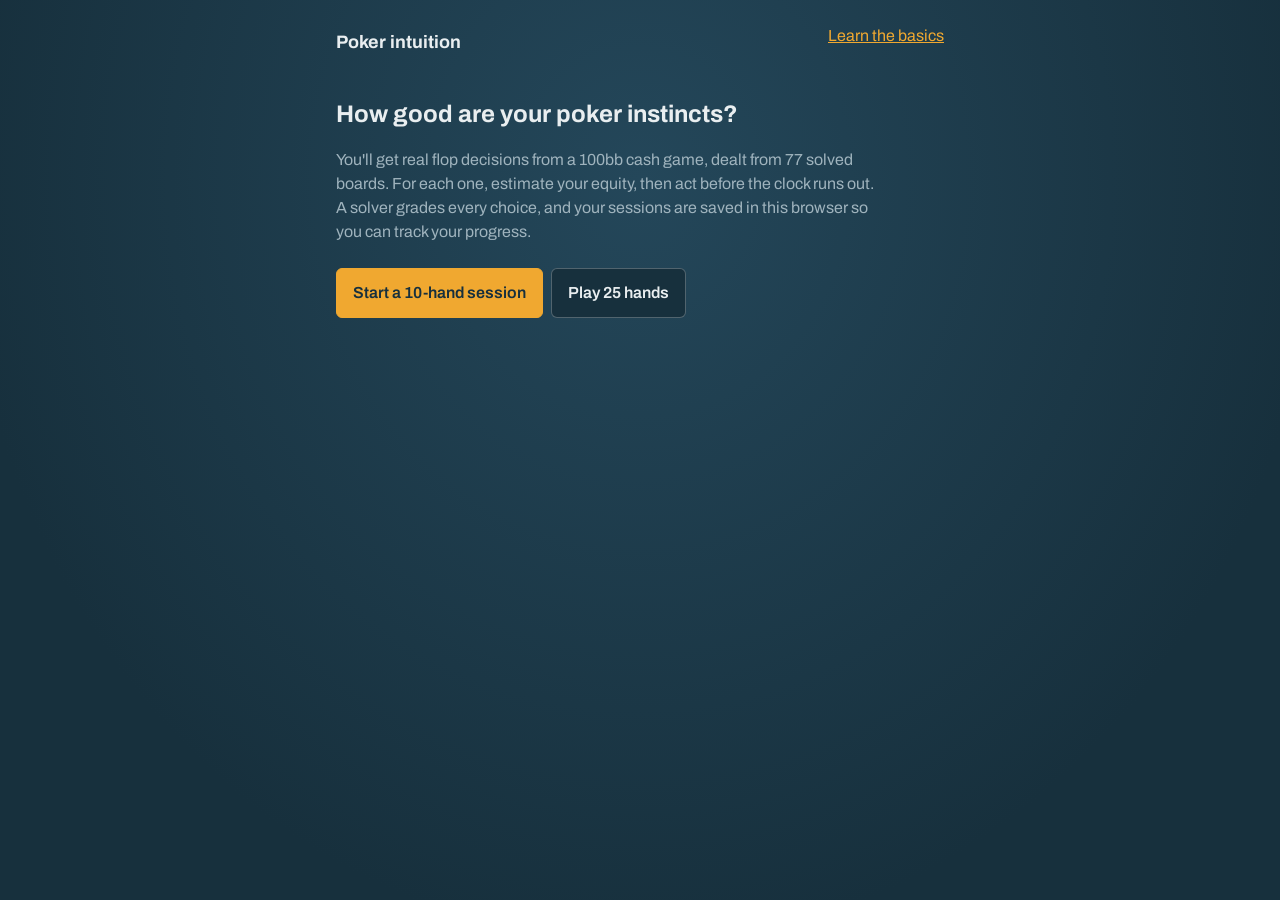
<file: index.html>
<!doctype html>
<html lang="en">
<head>
<meta charset="utf-8">
<meta name="viewport" content="width=device-width, initial-scale=1">
<title>Poker Intuition</title>
<link rel="preconnect" href="https://fonts.googleapis.com">
<link rel="preconnect" href="https://fonts.gstatic.com" crossorigin>
<link href="https://fonts.googleapis.com/css2?family=Archivo:wdth,wght@62..125,400..800&display=swap" rel="stylesheet">
<link rel="stylesheet" href="style.css">
</head>
<body>
<main>
  <header><h1>Poker intuition</h1><nav><span id="progress"></span><a href="learn.html">Learn the basics</a></nav></header>
  <div id="app"><p class="situation">Loading hands…</p></div>
</main>
<script>
const SLOW = 15; // seconds before the timer turns late
const SUITS = { s: "♠", h: "♥", d: "♦", c: "♣" };
const SUIT_NAMES = { s: "spades", h: "hearts", d: "diamonds", c: "clubs" };
const RANK_NAMES = { A: "Ace", K: "King", Q: "Queen", J: "Jack", T: "Ten" };
const app = document.getElementById("app");
const flopCache = new Map();
let index, results = [], plan = [], cur;

const card = c => `<div class="card ${c[1]}" role="img" aria-label="${RANK_NAMES[c[0]] || c[0]} of ${SUIT_NAMES[c[1]]}">` +
  `<span>${c[0] === "T" ? "10" : c[0]}<small>${SUITS[c[1]]}</small></span></div>`;
const pick = arr => arr[Math.floor(Math.random() * arr.length)];
const shuffle = arr => arr.map(x => [Math.random(), x]).sort((a, b) => a[0] - b[0]).map(x => x[1]);
const pct = x => `${Math.round(x * 100)}%`;

function weighted(combos) {
  const entries = Object.entries(combos);
  let r = Math.random() * entries.reduce((s, [, v]) => s + v.w, 0);
  for (const e of entries) if ((r -= e[1].w) <= 0) return e;
  return entries.at(-1);
}

// Flop files store each combo as [weight, equity, hand-name index, frequencies...]; expand once on load.
async function loadFlop(entry) {
  if (!flopCache.has(entry.file)) {
    const flop = await (await fetch(`data/${entry.file}`)).json();
    for (const spot of flop.spots)
      for (const [c, [w, eq, cat, ...f]] of Object.entries(spot.combos)) spot.combos[c] = { w, eq, cat: flop.cats[cat], f };
    flopCache.set(entry.file, flop);
  }
  return flopCache.get(entry.file);
}

// Spread a session evenly: no flop repeats until every flop is used, and each hand prefers a situation not seen yet.
async function makePlan(n) {
  let order = [];
  while (order.length < n) order = order.concat(shuffle(index.flops));
  const flops = await Promise.all(order.slice(0, n).map(loadFlop));
  const seen = new Set();
  return flops.map(flop => {
    let fresh = flop.spots.filter(s => !seen.has(s.situation));
    if (!fresh.length) { seen.clear(); fresh = flop.spots; }
    const spot = pick(fresh);
    seen.add(spot.situation);
    return { flop, spot };
  });
}

// Relabelling suits consistently doesn't change the strategy, so every hand can look fresh.
function suitMap() {
  const to = shuffle([..."shdc"]), m = {};
  [..."shdc"].forEach((s, i) => (m[s] = to[i]));
  return c => c[0] + m[c[1]];
}

function deal() {
  const { flop, spot } = plan[results.length];
  const [combo, info] = weighted(spot.combos);
  const relabel = suitMap();
  const board = flop.board.map(relabel), hole = [combo.slice(0, 2), combo.slice(2)].map(relabel);
  cur = { flop, spot, info, board, hole, t0: null, guess: null };
  document.getElementById("progress").textContent = `Hand ${results.length + 1} of ${plan.length}`;
  const you = spot.hero === "BB" ? "the big blind" : "the button";
  const story = spot.history.length ? spot.history.join(", then ").replace(/^./, c => c.toUpperCase()) + "." : "You act first.";
  app.innerHTML = `
    <div class="board deal">${board.map(card).join("")}</div>
    <p class="situation">Pot <strong>${spot.pot_bb}bb</strong>. You're on ${you}. ${story}</p>
    <div class="hand deal">${hole.map(card).join("")}</div>
    <div class="timer" id="timer"><i></i></div>
    <div class="panel">
      <label for="eqn">Your equity against their range</label>
      <div class="eq-row">
        <input id="eq" type="range" min="0" max="100" value="50" aria-label="Equity slider">
        <input id="eqn" type="number" min="0" max="100" inputmode="numeric" placeholder="–" aria-describedby="hint"><span class="unit">%</span>
      </div>
      <div class="actions">${spot.actions.map((a, i) => `<button data-i="${i}" disabled><kbd>${i + 1}</kbd>${a}</button>`).join("")}</div>
      <p class="hint" id="hint">Type your equity and press Enter, or drag the slider. Then choose an action with 1–${spot.actions.length}. The clock is running.</p>
    </div>`;
  const slider = document.getElementById("eq"), num = document.getElementById("eqn");
  const setGuess = v => {
    cur.guess = Math.min(100, Math.max(0, v)) / 100;
    app.querySelectorAll(".actions button").forEach(b => (b.disabled = false));
    document.getElementById("hint").textContent = `Choose an action: click it or press 1–${spot.actions.length}.`;
  };
  slider.addEventListener("input", () => { num.value = slider.value; setGuess(+slider.value); });
  num.addEventListener("input", () => { if (num.value !== "") { slider.value = num.value; setGuess(+num.value); } });
  num.addEventListener("keydown", e => {
    if (e.key === "Enter" && num.value !== "") { e.preventDefault(); num.blur(); app.querySelector(".actions button").focus(); }
  });
  app.querySelectorAll(".actions button").forEach(b => b.addEventListener("click", () => act(+b.dataset.i)));
  if (matchMedia("(pointer: fine)").matches) num.focus(); // skip on touch: it would pop up the keyboard
  cur.t0 = performance.now();
  tick();
}

// 1–n picks an action once the equity is in (not while typing it).
document.addEventListener("keydown", e => {
  if (!cur || cur.done || cur.guess === null || e.target.id === "eqn") return;
  const i = +e.key - 1;
  if (Number.isInteger(i) && i >= 0 && i < cur.spot.actions.length) act(i);
});

function tick() {
  const el = document.getElementById("timer");
  if (!el || cur.done) return;
  const s = (performance.now() - cur.t0) / 1000;
  el.firstElementChild.style.transform = `scaleX(${Math.max(0, 1 - s / SLOW)})`;
  el.classList.toggle("late", s > SLOW);
  requestAnimationFrame(tick);
}

// Rule-based explanation: hand, its place in your range, the price, and the solver's reason.
function insight(i) {
  const { spot, info } = cur, f = info.f, acts = spot.actions;
  const main = f.indexOf(Math.max(...f));
  const range = Object.values(spot.combos), total = range.reduce((s, c) => s + c.w, 0);
  const below = range.reduce((s, c) => s + (c.eq < info.eq ? c.w : 0), 0) / total;
  const place = below >= 0.5 ? `the top ${Math.max(1, Math.round((1 - below) * 100))}%` : `the bottom ${Math.max(1, Math.round(below * 100))}%`;
  const out = [`${info.cat}, with ${pct(info.eq)} equity. That's ${place} of your range here.`];

  const call = spot.to_call_bb, need = call ? call / (spot.pot_bb + call) : null;
  if (need) out.push(`Calling ${call}bb into ${spot.pot_bb}bb needs ${pct(need)} equity.`);

  const a = acts[main], aggressive = /^(Bet|Raise|All-in)/.test(a);
  const verb = a.startsWith("Raise") || (a === "All-in" && need) ? "raising" : "betting";
  const drawing = /draw|gutshot/i.test(info.cat);
  let why;
  if (aggressive && below >= 0.8) why = `The solver is ${verb} for value: plenty of worse hands will call.`;
  else if (aggressive && below >= 0.5 && !drawing) why = `The solver is ${verb} for protection: the hand is ahead now but vulnerable, so it charges overcards and draws instead of giving them a free card.`;
  else if (aggressive && drawing) why = `The solver is ${verb} as a semi-bluff: it can win the pot now, and the draw is a backup when called.`;
  else if (aggressive) why = `The solver is ${verb} as a bluff: this hand rarely wins at showdown, so it wins by making better hands fold.`;
  else if (a === "Check" && spot.id === "root") why = "Out of position against the preflop raiser's stronger range, the big blind checks almost everything.";
  else if (a === "Check" && below >= 0.85) why = "The solver checks this strong hand to keep its checking range protected. The opponent will often bet for you.";
  else if (a === "Check") why = "The solver checks to reach showdown cheaply: a bet would fold out worse hands and get called by better ones.";
  else if (a === "Call") why = "The solver calls: the equity covers the price, but the hand isn't strong enough to raise for value.";
  else if (info.eq < need) why = "The solver folds: there isn't enough equity for the price.";
  else why = "The solver folds despite enough raw equity: this hand won't realize it, because it is often pushed off by later bets.";
  if (Math.max(...f) < 0.7) {
    const second = f.indexOf(Math.max(...f.filter((_, j) => j !== main)));
    why += ` It's a mixed spot, though: ${acts[main]} ${pct(f[main])} of the time, ${acts[second]} ${pct(f[second])}.`;
  }
  out.push(why);

  if (f[i] < 0.05) out.push(`${acts[i]} is a play the solver almost never makes here.`);
  else if (i !== main && f[i] >= 0.25) out.push(`${acts[i]} is part of the solver's mix, so your choice is fine.`);
  const err = cur.guess - info.eq;
  if (Math.abs(err) >= 0.15) out.push(`You ${err > 0 ? "over" : "under"}estimated your equity by ${Math.round(Math.abs(err) * 100)} points.`);
  return out.join(" ");
}

function act(i) {
  cur.done = true;
  const f = cur.info.f, best = Math.max(...f);
  const r = {
    time: (performance.now() - cur.t0) / 1000,
    match: f[i] / best, // full credit for any action the solver plays as often as its main line
    eqErr: Math.abs(cur.guess - cur.info.eq),
    // kept for the hand-by-hand review and the breakdown
    board: cur.board, combo: cur.hole.join(""), you: cur.spot.actions[i],
    solver: cur.spot.actions[f.indexOf(best)], solverPct: best, eq: cur.info.eq, guess: cur.guess,
    situation: cur.spot.situation, texture: cur.flop.texture,
  };
  results.push(r);
  const last = results.length === plan.length;
  app.querySelector(".panel").innerHTML = `
    <label>The solver plays this hand</label>
    <ul class="mix">${cur.spot.actions.map((a, j) => `
      <li class="${j === i ? "yours" : ""}"><span>${a}${j === i ? " (you)" : ""}</span>
        <span class="bar"><i style="width:${f[j] * 100}%"></i></span><span>${pct(f[j])}</span></li>`).join("")}
    </ul>
    <p class="insight">${insight(i)}</p>
    <dl class="facts">
      <div><dt>Solver match</dt><dd>${pct(r.match)}</dd></div>
      <div><dt>Equity</dt><dd>${pct(cur.info.eq)}</dd><dt>you said ${pct(cur.guess)}</dt></div>
      <div><dt>Time</dt><dd>${r.time.toFixed(1)}s</dd></div>
    </dl>
    <button class="primary" id="next">${last ? "See my results" : "Next hand"}</button>`;
  const next = document.getElementById("next");
  next.addEventListener("click", last ? summary : deal);
  next.focus(); // Enter goes on to the next hand
}

// Sessions live in this browser only (localStorage); the page works without them.
const STORE = "poker-intuition.sessions";
function loadSessions() {
  try { return JSON.parse(localStorage.getItem(STORE)) || []; } catch { return []; }
}
function saveSessions(list) {
  try { localStorage.setItem(STORE, JSON.stringify(list.slice(-50))); } catch { /* private mode: not saved */ }
}

const inline = c => `<span class="t-${c[1]}">${c[0] === "T" ? "10" : c[0]}${SUITS[c[1]]}</span>`;
const when = t => new Date(t).toLocaleString(undefined, { dateStyle: "medium", timeStyle: "short" });

function scores(s) {
  return `<dl class="facts">
    <div><dt>Solver match</dt><dd>${pct(s.match)}</dd></div>
    <div><dt>Equity error</dt><dd>${Math.round(s.eqErr * 100)} pts</dd></div>
    <div><dt>Median time</dt><dd>${s.median.toFixed(1)}s</dd></div>
  </dl>`;
}

function review(hands) {
  return `<div class="review"><table>
    <thead><tr><th scope="col">Hand</th><th scope="col">You</th><th scope="col">Solver's main play</th>
      <th scope="col">Match</th><th scope="col">Equity</th><th scope="col">Time</th></tr></thead>
    <tbody>${hands.map(h => `<tr>
      <td>${h.board.map(inline).join(" ")}<br>${[h.combo.slice(0, 2), h.combo.slice(2)].map(inline).join(" ")}</td>
      <td>${h.you}</td><td>${h.solver} (${pct(h.solverPct)})</td><td>${pct(h.match)}</td>
      <td>${pct(h.eq)}<br><span class="muted">said ${pct(h.guess)}</span></td><td>${h.time.toFixed(1)}s</td></tr>`).join("")}
    </tbody></table></div>`;
}

// Average match and equity error per situation and per board texture, weakest first.
function breakdown(hands) {
  hands = hands.filter(h => h.situation);
  if (!hands.length) return "";
  const table = (key, title) => {
    const groups = {};
    for (const h of hands) (groups[h[key]] ||= []).push(h);
    const rows = Object.entries(groups).map(([name, hs]) => ({
      name, n: hs.length,
      match: hs.reduce((s, h) => s + h.match, 0) / hs.length,
      err: hs.reduce((s, h) => s + h.eqErr, 0) / hs.length,
    })).sort((a, b) => a.match - b.match);
    return `<table><thead><tr><th scope="col">${title}</th><th scope="col">Hands</th><th scope="col">Solver match</th><th scope="col">Equity error</th></tr></thead>
      <tbody>${rows.map(r => `<tr><td>${r.name}</td><td>${r.n}</td><td>${pct(r.match)}</td><td>${Math.round(r.err * 100)} pts</td></tr>`).join("")}</tbody></table>`;
  };
  return `<div class="review breakdown">${table("situation", "Situation")}${table("texture", "Board")}</div>`;
}

// One sentence per score: how this session moved against the previous one.
function compare(now, prev) {
  const pts = x => `${Math.abs(Math.round(x * 100))} points`;
  const dm = now.match - prev.match, de = now.eqErr - prev.eqErr, dt = now.median - prev.median;
  return [
    Math.round(dm * 100) ? `Solver match ${dm > 0 ? "up" : "down"} ${pts(dm)}` : "Solver match unchanged",
    Math.round(de * 100) ? `equity error ${de < 0 ? "down" : "up"} ${pts(de)}` : "equity error unchanged",
    Math.abs(dt) >= 0.1 ? `${Math.abs(dt).toFixed(1)}s ${dt < 0 ? "faster" : "slower"}` : "same speed",
  ].join(", ") + " compared with your last session.";
}

function summary() {
  const avg = k => results.reduce((s, r) => s + r[k], 0) / results.length;
  const times = results.map(r => r.time).sort((a, b) => a - b);
  const session = {
    at: Date.now(), match: avg("match"), eqErr: avg("eqErr"),
    median: (times[(times.length - 1) >> 1] + times[times.length >> 1]) / 2, hands: results,
  };
  const past = loadSessions();
  saveSessions([...past, session]);
  document.getElementById("progress").textContent = "Done";
  app.innerHTML = `
    <section class="result">
      <h2>Your intuition over ${results.length} hands</h2>
      ${scores(session)}
      ${past.length ? `<p class="insight">${compare(session, past.at(-1))}</p>` : ""}
      <p>Solver match is 100% when you always pick a play the solver uses at least as often as its main line.
        Mixed spots give partial credit. Equity error is how far your estimates were from the true equity, on average.
        To understand the ideas behind these scores, read <a href="learn.html#equity">equity</a> and <a href="learn.html#solver">what a solver does</a>.</p>
      <h3>Where you're strong and weak</h3>
      ${results.length < 25 ? `<p class="muted">${results.length} hands is a small sample, so expect these numbers to swing between sessions.
        The breakdown across all your sessions, on the start screen, is more reliable.</p>` : ""}
      ${breakdown(results)}
      <h3>Hand by hand</h3>
      ${review(results)}
      <div class="row"><button class="primary" id="again">Play another ${results.length}</button><button id="home">See all sessions</button></div>
    </section>`;
  const n = results.length;
  document.getElementById("again").addEventListener("click", () => start(n));
  document.getElementById("home").addEventListener("click", home);
}

async function start(n) {
  app.innerHTML = `<p class="situation">Dealing…</p>`;
  results = [];
  try { plan = await makePlan(n); } catch { return failed(); }
  deal();
}

function home() {
  const list = loadSessions().reverse();
  cur = null;
  document.getElementById("progress").textContent = "";
  const avg = k => list.reduce((s, x) => s + x[k], 0) / list.length;
  app.innerHTML = `
    <section class="result">
      <h2>How good are your poker instincts?</h2>
      <p>You'll get real flop decisions from a 100bb cash game, dealt from ${index.flops.length} solved boards.
        For each one, estimate your equity, then act before the clock runs out. A solver grades every choice,
        and your sessions are saved in this browser so you can track your progress.</p>
      <div class="row"><button class="primary" id="go">Start a 10-hand session</button><button id="go25">Play 25 hands</button></div>
      ${list.length ? `
        <h3>Your sessions</h3>
        <p class="muted">Average over ${list.length} session${list.length > 1 ? "s" : ""}</p>
        ${scores({ match: avg("match"), eqErr: avg("eqErr"), median: avg("median") })}
        <h3>Where you're strong and weak, across all sessions</h3>
        ${breakdown(list.flatMap(s => s.hands))}
        <ul class="sessions">${list.map(s => `
          <li><details><summary><span>${when(s.at)}</span><span>${pct(s.match)} match</span>
            <span>${Math.round(s.eqErr * 100)} pts off</span><span>${s.median.toFixed(1)}s</span></summary>
            ${review(s.hands)}</details></li>`).join("")}
        </ul>
        <button id="clear">Clear my history</button>` : ""}
    </section>`;
  document.getElementById("go").addEventListener("click", () => start(10));
  document.getElementById("go25").addEventListener("click", () => start(25));
  document.getElementById("clear")?.addEventListener("click", () => {
    if (confirm("Delete all saved sessions from this browser?")) { saveSessions([]); home(); }
  });
}

function failed() {
  app.innerHTML = `<p class="situation">Couldn't load the hand data. Serve this folder over HTTP, for example with <code>python -m http.server</code>, and reload.</p>`;
}

fetch("data/index.json").then(r => r.json()).then(d => { index = d; home(); }).catch(failed);
</script>
</body>
</html>
</file>
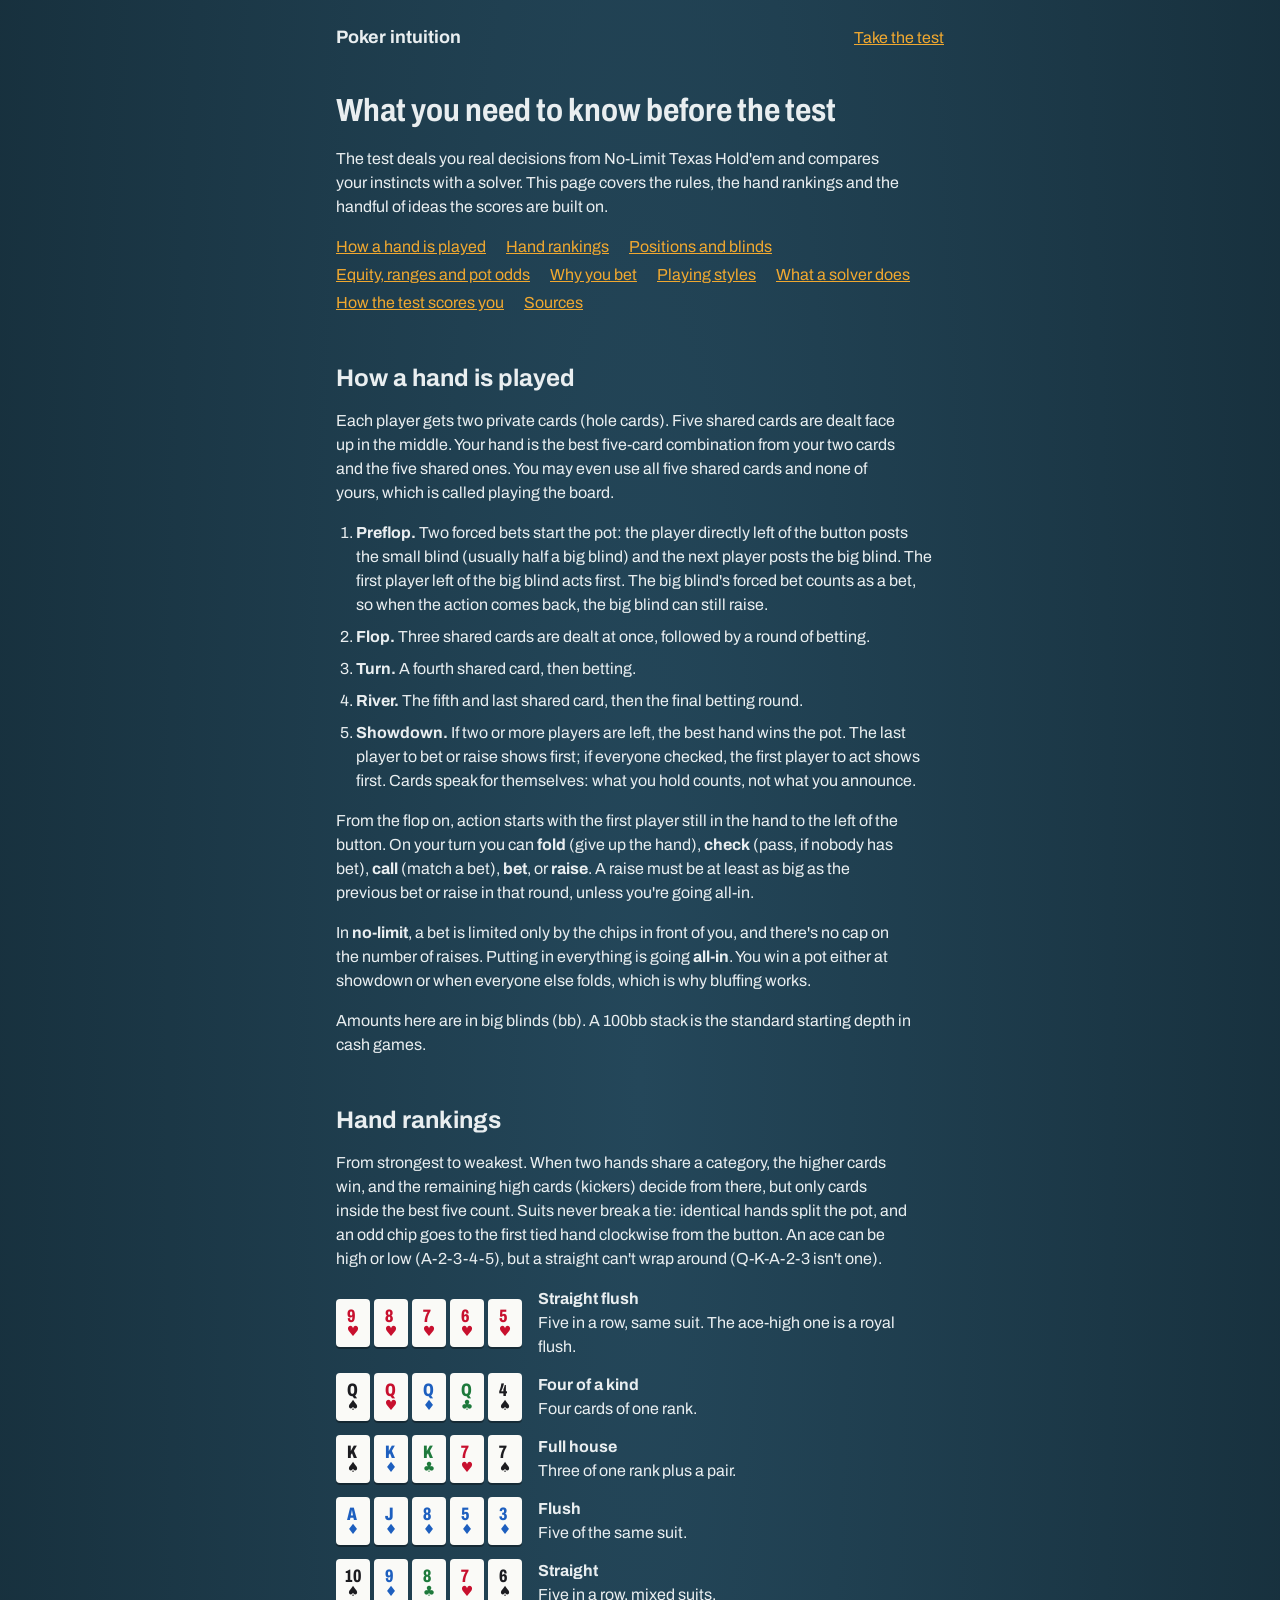
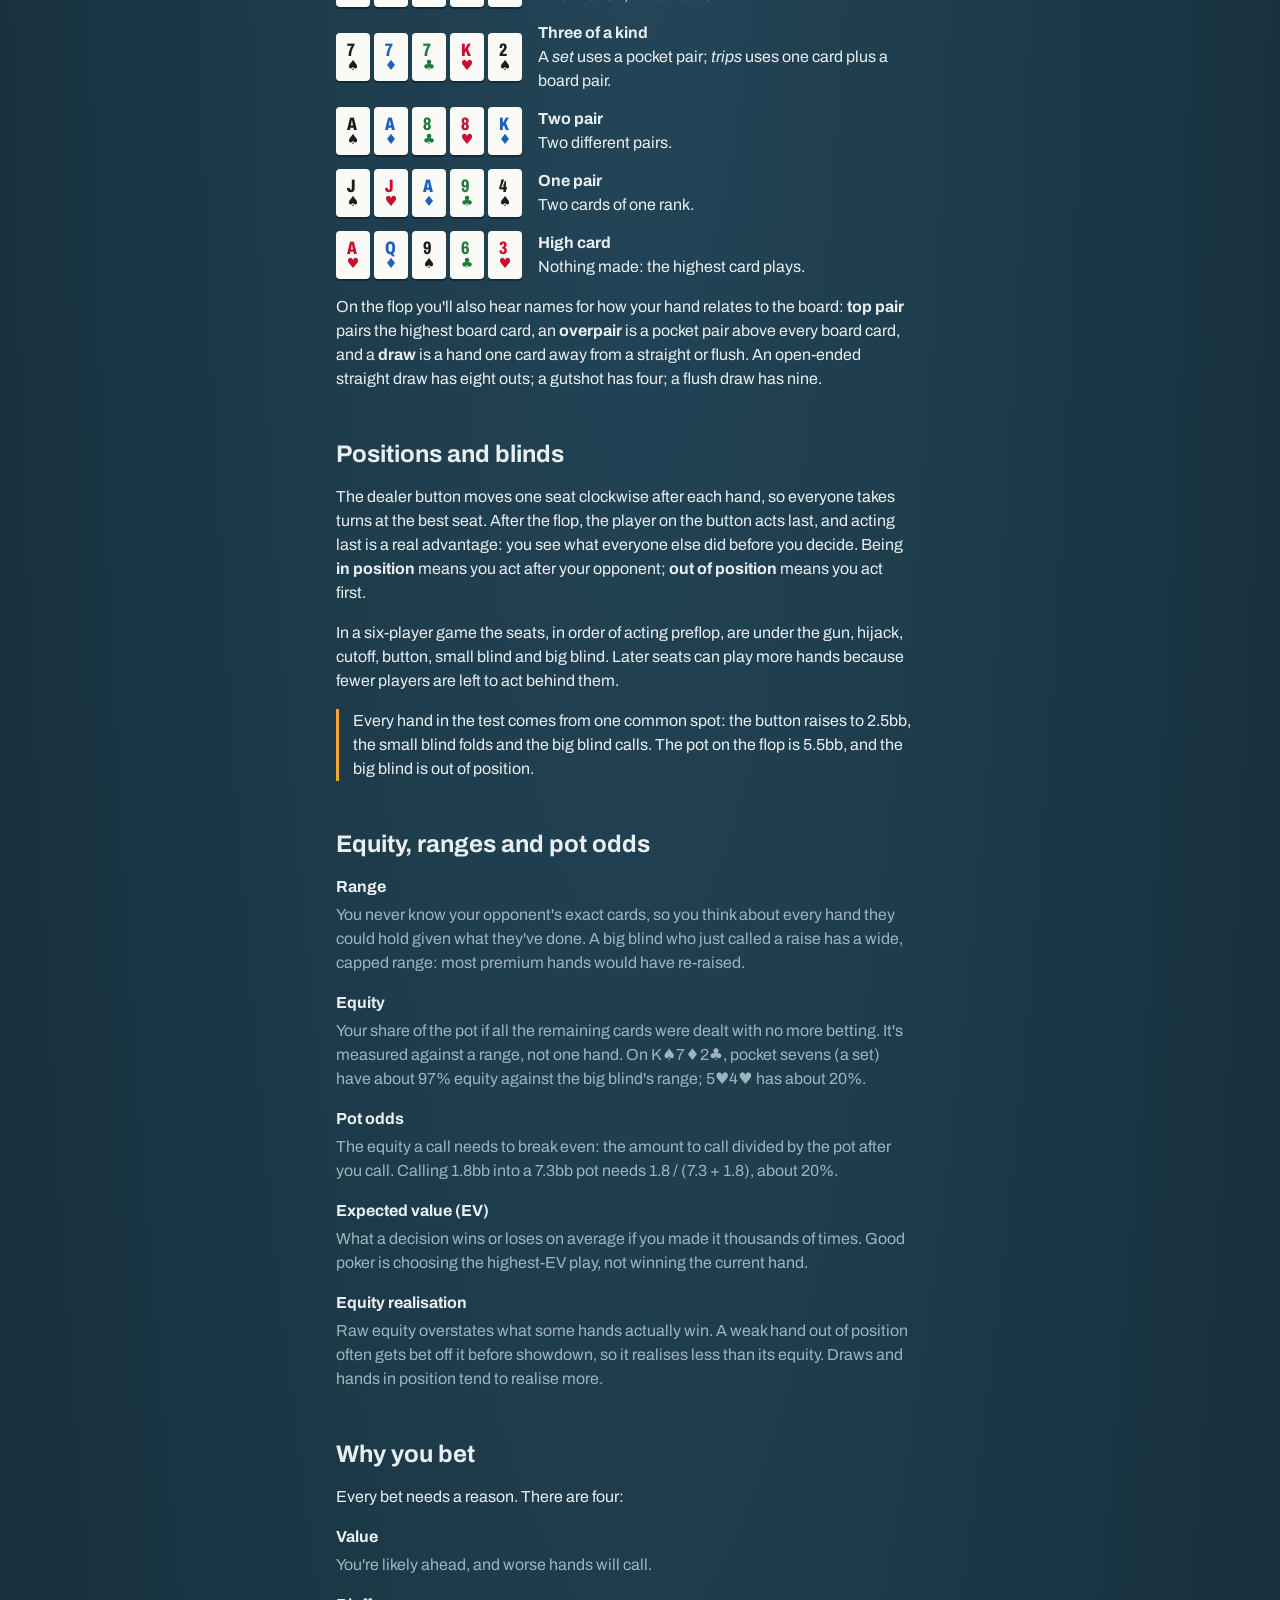
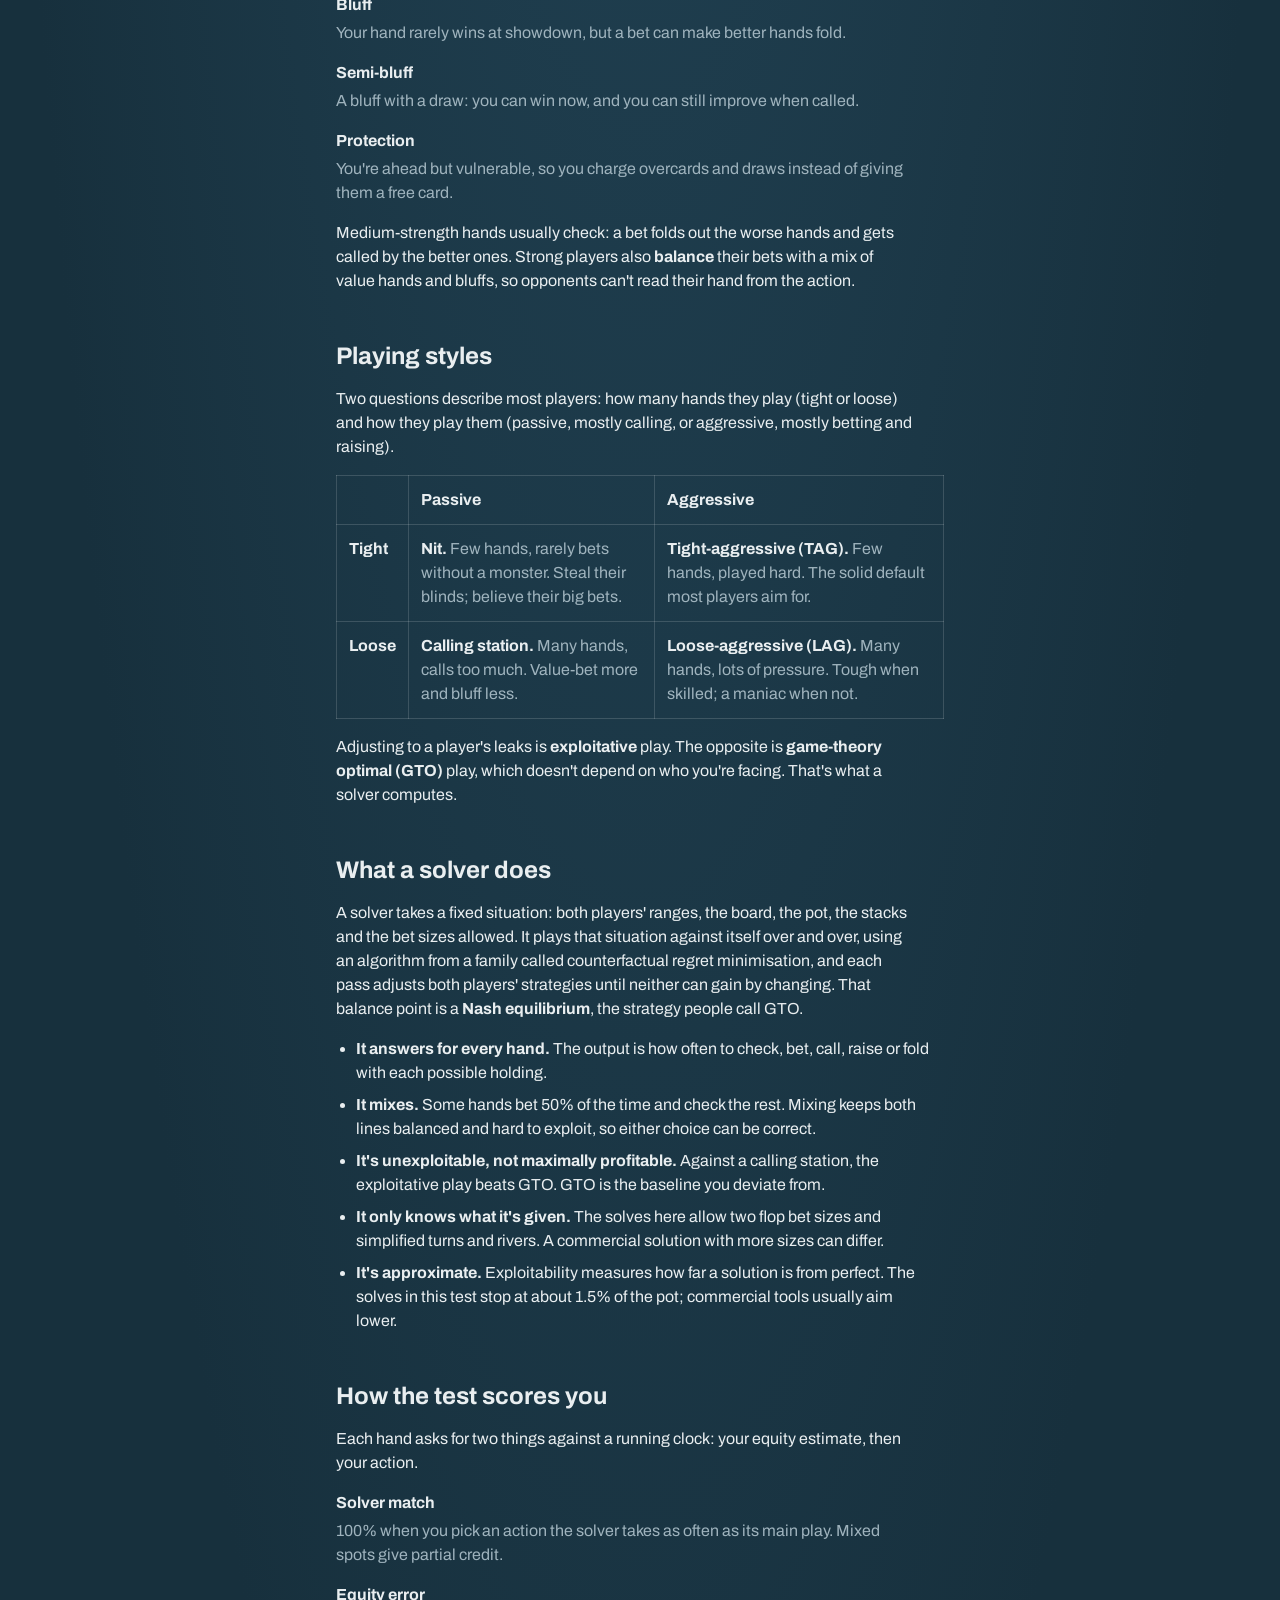
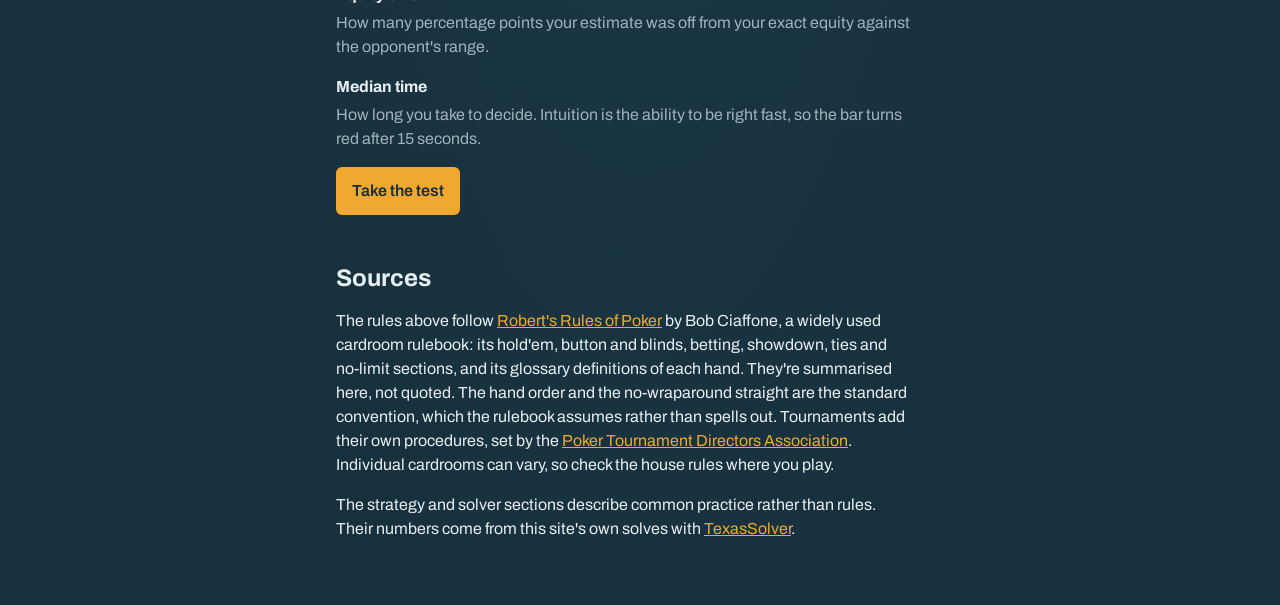
<file: learn.html>
<!doctype html>
<html lang="en">
<head>
<meta charset="utf-8">
<meta name="viewport" content="width=device-width, initial-scale=1">
<title>Poker Basics</title>
<link rel="preconnect" href="https://fonts.googleapis.com">
<link rel="preconnect" href="https://fonts.gstatic.com" crossorigin>
<link href="https://fonts.googleapis.com/css2?family=Archivo:wdth,wght@62..125,400..800&display=swap" rel="stylesheet">
<link rel="stylesheet" href="style.css">
</head>
<body>
<main class="prose">
  <header><h1><a href="index.html">Poker intuition</a></h1><nav><a href="index.html">Take the test</a></nav></header>

  <h2 class="lead">What you need to know before the test</h2>
  <p>The test deals you real decisions from No-Limit Texas Hold'em and compares your instincts with a solver.
    This page covers the rules, the hand rankings and the handful of ideas the scores are built on.</p>
  <ul class="toc">
    <li><a href="#rules">How a hand is played</a></li>
    <li><a href="#rankings">Hand rankings</a></li>
    <li><a href="#positions">Positions and blinds</a></li>
    <li><a href="#equity">Equity, ranges and pot odds</a></li>
    <li><a href="#strategy">Why you bet</a></li>
    <li><a href="#styles">Playing styles</a></li>
    <li><a href="#solver">What a solver does</a></li>
    <li><a href="#test">How the test scores you</a></li>
    <li><a href="#sources">Sources</a></li>
  </ul>

  <section id="rules">
    <h2>How a hand is played</h2>
    <p>Each player gets two private cards (hole cards). Five shared cards are dealt face up in the middle. Your hand is the best
      five-card combination from your two cards and the five shared ones. You may even use all five shared cards and none of yours,
      which is called playing the board.</p>
    <ol>
      <li><strong>Preflop.</strong> Two forced bets start the pot: the player directly left of the button posts the small blind
        (usually half a big blind) and the next player posts the big blind. The first player left of the big blind acts first.
        The big blind's forced bet counts as a bet, so when the action comes back, the big blind can still raise.</li>
      <li><strong>Flop.</strong> Three shared cards are dealt at once, followed by a round of betting.</li>
      <li><strong>Turn.</strong> A fourth shared card, then betting.</li>
      <li><strong>River.</strong> The fifth and last shared card, then the final betting round.</li>
      <li><strong>Showdown.</strong> If two or more players are left, the best hand wins the pot. The last player to bet or raise
        shows first; if everyone checked, the first player to act shows first. Cards speak for themselves:
        what you hold counts, not what you announce.</li>
    </ol>
    <p>From the flop on, action starts with the first player still in the hand to the left of the button.
      On your turn you can <strong>fold</strong> (give up the hand), <strong>check</strong> (pass, if nobody has bet),
      <strong>call</strong> (match a bet), <strong>bet</strong>, or <strong>raise</strong>.
      A raise must be at least as big as the previous bet or raise in that round, unless you're going all-in.</p>
    <p>In <strong>no-limit</strong>, a bet is limited only by the chips in front of you, and there's no cap on the number of raises.
      Putting in everything is going <strong>all-in</strong>. You win a pot either at showdown or when everyone else folds,
      which is why bluffing works.</p>
    <p>Amounts here are in big blinds (bb). A 100bb stack is the standard starting depth in cash games.</p>
  </section>

  <section id="rankings">
    <h2>Hand rankings</h2>
    <p>From strongest to weakest. When two hands share a category, the higher cards win, and the remaining high cards
      (kickers) decide from there, but only cards inside the best five count. Suits never break a tie: identical hands split the pot,
      and an odd chip goes to the first tied hand clockwise from the button. An ace can be high or low (A-2-3-4-5), but a straight can't wrap around (Q-K-A-2-3 isn't one).</p>
    <ol class="ranks">
      <li><span class="cards" data-c="9h 8h 7h 6h 5h"></span><span><strong>Straight flush</strong>Five in a row, same suit. The ace-high one is a royal flush.</span></li>
      <li><span class="cards" data-c="Qs Qh Qd Qc 4s"></span><span><strong>Four of a kind</strong>Four cards of one rank.</span></li>
      <li><span class="cards" data-c="Ks Kd Kc 7h 7s"></span><span><strong>Full house</strong>Three of one rank plus a pair.</span></li>
      <li><span class="cards" data-c="Ad Jd 8d 5d 3d"></span><span><strong>Flush</strong>Five of the same suit.</span></li>
      <li><span class="cards" data-c="Ts 9d 8c 7h 6s"></span><span><strong>Straight</strong>Five in a row, mixed suits.</span></li>
      <li><span class="cards" data-c="7s 7d 7c Kh 2s"></span><span><strong>Three of a kind</strong>A <em>set</em> uses a pocket pair; <em>trips</em> uses one card plus a board pair.</span></li>
      <li><span class="cards" data-c="As Ad 8c 8h Kd"></span><span><strong>Two pair</strong>Two different pairs.</span></li>
      <li><span class="cards" data-c="Js Jh Ad 9c 4s"></span><span><strong>One pair</strong>Two cards of one rank.</span></li>
      <li><span class="cards" data-c="Ah Qd 9s 6c 3h"></span><span><strong>High card</strong>Nothing made: the highest card plays.</span></li>
    </ol>
    <p>On the flop you'll also hear names for how your hand relates to the board: <strong>top pair</strong> pairs the highest board card,
      an <strong>overpair</strong> is a pocket pair above every board card, and a <strong>draw</strong> is a hand one card away
      from a straight or flush. An open-ended straight draw has eight outs; a gutshot has four; a flush draw has nine.</p>
  </section>

  <section id="positions">
    <h2>Positions and blinds</h2>
    <p>The dealer button moves one seat clockwise after each hand, so everyone takes turns at the best seat. After the flop, the player on the button acts last, and acting last is a real
      advantage: you see what everyone else did before you decide. Being <strong>in position</strong> means you act after your opponent;
      <strong>out of position</strong> means you act first.</p>
    <p>In a six-player game the seats, in order of acting preflop, are under the gun, hijack, cutoff, button, small blind and big blind.
      Later seats can play more hands because fewer players are left to act behind them.</p>
    <p class="note">Every hand in the test comes from one common spot: the button raises to 2.5bb, the small blind folds and the
      big blind calls. The pot on the flop is 5.5bb, and the big blind is out of position.</p>
  </section>

  <section id="equity">
    <h2>Equity, ranges and pot odds</h2>
    <dl class="terms">
      <dt>Range</dt>
      <dd>You never know your opponent's exact cards, so you think about every hand they could hold given what they've done.
        A big blind who just called a raise has a wide, capped range: most premium hands would have re-raised.</dd>
      <dt>Equity</dt>
      <dd>Your share of the pot if all the remaining cards were dealt with no more betting. It's measured against a range, not one hand.
        On K♠7♦2♣, pocket sevens (a set) have about 97% equity against the big blind's range; 5♥4♥ has about 20%.</dd>
      <dt>Pot odds</dt>
      <dd>The equity a call needs to break even: the amount to call divided by the pot after you call.
        Calling 1.8bb into a 7.3bb pot needs 1.8 / (7.3 + 1.8), about 20%.</dd>
      <dt>Expected value (EV)</dt>
      <dd>What a decision wins or loses on average if you made it thousands of times. Good poker is choosing the highest-EV play,
        not winning the current hand.</dd>
      <dt>Equity realisation</dt>
      <dd>Raw equity overstates what some hands actually win. A weak hand out of position often gets bet off it before showdown,
        so it realises less than its equity. Draws and hands in position tend to realise more.</dd>
    </dl>
  </section>

  <section id="strategy">
    <h2>Why you bet</h2>
    <p>Every bet needs a reason. There are four:</p>
    <dl class="terms">
      <dt>Value</dt><dd>You're likely ahead, and worse hands will call.</dd>
      <dt>Bluff</dt><dd>Your hand rarely wins at showdown, but a bet can make better hands fold.</dd>
      <dt>Semi-bluff</dt><dd>A bluff with a draw: you can win now, and you can still improve when called.</dd>
      <dt>Protection</dt><dd>You're ahead but vulnerable, so you charge overcards and draws instead of giving them a free card.</dd>
    </dl>
    <p>Medium-strength hands usually check: a bet folds out the worse hands and gets called by the better ones.
      Strong players also <strong>balance</strong> their bets with a mix of value hands and bluffs,
      so opponents can't read their hand from the action.</p>
  </section>

  <section id="styles">
    <h2>Playing styles</h2>
    <p>Two questions describe most players: how many hands they play (tight or loose) and how they play them (passive, mostly calling,
      or aggressive, mostly betting and raising).</p>
    <table class="styles">
      <thead><tr><th></th><th scope="col">Passive</th><th scope="col">Aggressive</th></tr></thead>
      <tbody>
        <tr><th scope="row">Tight</th>
          <td><strong>Nit.</strong> Few hands, rarely bets without a monster. Steal their blinds; believe their big bets.</td>
          <td><strong>Tight-aggressive (TAG).</strong> Few hands, played hard. The solid default most players aim for.</td></tr>
        <tr><th scope="row">Loose</th>
          <td><strong>Calling station.</strong> Many hands, calls too much. Value-bet more and bluff less.</td>
          <td><strong>Loose-aggressive (LAG).</strong> Many hands, lots of pressure. Tough when skilled; a maniac when not.</td></tr>
      </tbody>
    </table>
    <p>Adjusting to a player's leaks is <strong>exploitative</strong> play. The opposite is <strong>game-theory optimal (GTO)</strong>
      play, which doesn't depend on who you're facing. That's what a solver computes.</p>
  </section>

  <section id="solver">
    <h2>What a solver does</h2>
    <p>A solver takes a fixed situation: both players' ranges, the board, the pot, the stacks and the bet sizes allowed.
      It plays that situation against itself over and over, using an algorithm from a family called counterfactual regret
      minimisation, and each pass adjusts both players' strategies until neither can gain by changing. That balance point is a
      <strong>Nash equilibrium</strong>, the strategy people call GTO.</p>
    <ul>
      <li><strong>It answers for every hand.</strong> The output is how often to check, bet, call, raise or fold with each possible holding.</li>
      <li><strong>It mixes.</strong> Some hands bet 50% of the time and check the rest. Mixing keeps both lines balanced and hard to exploit,
        so either choice can be correct.</li>
      <li><strong>It's unexploitable, not maximally profitable.</strong> Against a calling station, the exploitative play beats GTO.
        GTO is the baseline you deviate from.</li>
      <li><strong>It only knows what it's given.</strong> The solves here allow two flop bet sizes and simplified turns and rivers.
        A commercial solution with more sizes can differ.</li>
      <li><strong>It's approximate.</strong> Exploitability measures how far a solution is from perfect. The solves in this test stop at
        about 1.5% of the pot; commercial tools usually aim lower.</li>
    </ul>
  </section>

  <section id="test">
    <h2>How the test scores you</h2>
    <p>Each hand asks for two things against a running clock: your equity estimate, then your action.</p>
    <dl class="terms">
      <dt>Solver match</dt><dd>100% when you pick an action the solver takes as often as its main play. Mixed spots give partial credit.</dd>
      <dt>Equity error</dt><dd>How many percentage points your estimate was off from your exact equity against the opponent's range.</dd>
      <dt>Median time</dt><dd>How long you take to decide. Intuition is the ability to be right fast, so the bar turns red after 15 seconds.</dd>
    </dl>
    <p><a class="button primary" href="index.html">Take the test</a></p>
  </section>

  <section id="sources">
    <h2>Sources</h2>
    <p>The rules above follow <a href="https://www.pagat.com/docs/RobsPkrRulesHome.pdf">Robert's Rules of Poker</a> by Bob Ciaffone,
      a widely used cardroom rulebook: its hold'em, button and blinds, betting, showdown, ties and no-limit sections, and its glossary
      definitions of each hand. They're summarised here, not quoted. The hand order and the no-wraparound straight are the standard
      convention, which the rulebook assumes rather than spells out. Tournaments add their own procedures, set by the
      <a href="https://www.pokertda.com/">Poker Tournament Directors Association</a>. Individual cardrooms can vary, so check the house rules where you play.</p>
    <p>The strategy and solver sections describe common practice rather than rules. Their numbers come from this site's own solves
      with <a href="https://github.com/bupticybee/TexasSolver">TexasSolver</a>.</p>
  </section>
</main>
<script>
const SUITS = { s: "♠", h: "♥", d: "♦", c: "♣" };
const SUIT_NAMES = { s: "spades", h: "hearts", d: "diamonds", c: "clubs" };
const RANK_NAMES = { A: "Ace", K: "King", Q: "Queen", J: "Jack", T: "Ten" };
const card = c => `<div class="card ${c[1]}" role="img" aria-label="${RANK_NAMES[c[0]] || c[0]} of ${SUIT_NAMES[c[1]]}">` +
  `<span>${c[0] === "T" ? "10" : c[0]}<small>${SUITS[c[1]]}</small></span></div>`;
document.querySelectorAll(".cards").forEach(el => (el.innerHTML = el.dataset.c.split(" ").map(card).join("")));
</script>
</body>
</html>
</file>
<file: style.css>
:root {
  --baize: #24475a;
  --rail: #17303d;
  --card: #fafaf7;
  --ink: #e9eef0;
  --muted: #9fb3bd;
  --amber: #f0a830;
  --rust: #d0533a;
  --spade: #1c1c20;
  --heart: #c8102e;
  --diamond: #1d5fbf;
  --club: #1e7a3c;
}
* { box-sizing: border-box; }
body {
  margin: 0;
  min-height: 100vh;
  background: radial-gradient(ellipse at 50% 20%, var(--baize), var(--rail) 75%);
  color: var(--ink);
  font: 400 1rem/1.5 "Archivo", system-ui, sans-serif;
}
main { max-width: 40rem; margin: 0 auto; padding: 1.5rem 1rem 3rem; }
header { display: flex; justify-content: space-between; align-items: baseline; color: var(--muted); }
h1 { font-size: 1.125rem; font-weight: 700; color: var(--ink); margin: 0; }
h1 a { color: inherit; text-decoration: none; }
header { flex-wrap: wrap; gap: .25rem 1rem; }
header nav { display: flex; gap: 1.25rem; white-space: nowrap; }
a { color: var(--amber); }
a:focus-visible { outline: 2px solid var(--amber); outline-offset: 2px; }

#eqn { width: 4.5rem; font: inherit; font-weight: 700; font-size: 1.5rem; padding: .25rem .5rem; text-align: right;
  background: var(--rail); color: var(--ink); border: 1px solid rgba(255, 255, 255, .25); border-radius: .375rem; }
.unit { font-weight: 700; font-size: 1.5rem; margin-left: -.5rem; }
kbd { display: inline-block; min-width: 1.25rem; margin-right: .5rem; padding: 0 .25rem; border-radius: .25rem;
  font: inherit; font-size: .75rem; color: var(--muted); border: 1px solid rgba(255, 255, 255, .25); }
.breakdown table + table { margin-top: 1rem; }

/* sessions */
.result h3 { font-size: 1.125rem; margin: 2rem 0 .5rem; }
.row { display: flex; flex-wrap: wrap; gap: .5rem; margin: 1.5rem 0; }
.muted { color: var(--muted); }
.t-s { color: var(--ink); } .t-h { color: #ff7b88; } .t-d { color: #7fb2ff; } .t-c { color: #6fd39a; }
.review { overflow-x: auto; margin: .5rem 0 1rem; }
.review table { border-collapse: collapse; width: 100%; font-size: .875rem; }
.review th, .review td { text-align: left; vertical-align: top; padding: .5rem .5rem .5rem 0; border-bottom: 1px solid rgba(255, 255, 255, .12); }
.review th { color: var(--muted); font-weight: 600; }
.review td:first-child { font-weight: 700; white-space: nowrap; }
.sessions { list-style: none; padding: 0; margin: 1rem 0; }
.sessions li { border-bottom: 1px solid rgba(255, 255, 255, .12); }
.sessions summary { display: grid; grid-template-columns: 1.6fr 1fr 1fr .6fr 6rem; gap: .5rem; padding: .75rem 0; cursor: pointer; }
.sessions summary::after { content: "Show hands"; color: var(--amber); text-align: right; }
.sessions details[open] summary::after { content: "Hide hands"; }
.sessions summary:focus-visible { outline: 2px solid var(--amber); outline-offset: 2px; }
@media (max-width: 30rem) { .sessions summary { grid-template-columns: 1fr 1fr; } }

/* learn page */
.prose h2 { font-size: 1.5rem; line-height: 1.25; margin: 3rem 0 .75rem; }
.prose h2.lead { font-size: 2rem; font-stretch: 85%; margin-top: 2.5rem; }
.prose p, .prose li, .prose dd { max-width: 36rem; }
.prose section { scroll-margin-top: 1rem; }
.prose ol, .prose ul { padding-left: 1.25rem; }
.prose li { margin-bottom: .5rem; }
.toc { list-style: none; padding: 0 !important; display: flex; flex-wrap: wrap; gap: .25rem 1.25rem; }
.toc li { margin: 0; }
.ranks { list-style: none; padding: 0 !important; }
.ranks li { display: grid; grid-template-columns: auto 1fr; gap: 1rem; align-items: center; margin-bottom: .875rem; }
.ranks strong { display: block; }
.cards { display: flex; gap: .25rem; }
.cards .card { width: 2.125rem; font-size: 1.125rem; border-radius: .25rem; }
.cards .card small { font-size: .875rem; }
.terms dt { font-weight: 700; margin-top: 1rem; }
.terms dd { margin: .25rem 0 0; color: var(--muted); }
.note { padding-left: .875rem; border-left: 3px solid var(--amber); }
.styles { border-collapse: collapse; width: 100%; margin: 1rem 0; }
.styles th, .styles td { text-align: left; vertical-align: top; padding: .75rem; border: 1px solid rgba(255, 255, 255, .15); }
.styles td { color: var(--muted); }
.styles td strong { color: var(--ink); }
a.button { display: inline-block; font-weight: 600; padding: .75rem 1rem; border-radius: .375rem; text-decoration: none; }
a.button.primary { background: var(--amber); color: var(--rail); }
@media (max-width: 30rem) {
  .ranks li { grid-template-columns: 1fr; gap: .375rem; }
  .styles th, .styles td { padding: .5rem; font-size: .875rem; }
}
.board, .hand { display: flex; gap: .5rem; justify-content: center; }
.board { margin: 2rem 0 .75rem; }
.card {
  width: 4.25rem; aspect-ratio: 5 / 7; border-radius: .5rem;
  background: var(--card); box-shadow: 0 2px 0 rgba(0, 0, 0, .35);
  display: grid; place-items: center; line-height: 1;
  font-weight: 800; font-stretch: 70%; font-size: 2.25rem;
}
.card small { display: block; font-size: 1.5rem; text-align: center; }
.hand .card { width: 6rem; font-size: 3.25rem; }
.hand .card small { font-size: 2.125rem; }
.s { color: var(--spade); } .h { color: var(--heart); } .d { color: var(--diamond); } .c { color: var(--club); }
.situation { text-align: center; color: var(--muted); margin: 0 0 1.75rem; }
.situation strong { color: var(--ink); font-weight: 600; }
.deal .card { animation: deal .25s ease-out both; }
.deal .card:nth-child(2) { animation-delay: .06s; } .deal .card:nth-child(3) { animation-delay: .12s; }
@keyframes deal { from { transform: translateY(-.75rem); opacity: 0; } }
.timer { height: 3px; margin: 1.5rem auto 0; width: 13rem; background: rgba(255, 255, 255, .12); border-radius: 2px; overflow: hidden; }
.timer i { display: block; height: 100%; background: var(--amber); transform-origin: left; }
.timer.late i { background: var(--rust); }
.panel { margin-top: 2rem; }
label { display: block; font-weight: 600; }
.eq-row { display: flex; align-items: center; gap: 1rem; margin: .5rem 0 1.5rem; }
input[type=range] { flex: 1; accent-color: var(--amber); }
.actions { display: grid; grid-template-columns: repeat(auto-fit, minmax(7.5rem, 1fr)); gap: .5rem; }
button {
  font: inherit; font-weight: 600; padding: .75rem 1rem; border-radius: .375rem; cursor: pointer;
  border: 1px solid rgba(255, 255, 255, .25); background: var(--rail); color: var(--ink);
}
button:hover:not(:disabled) { border-color: var(--amber); }
button:disabled { opacity: .4; cursor: not-allowed; }
button:focus-visible, input:focus-visible { outline: 2px solid var(--amber); outline-offset: 2px; }
button.primary { background: var(--amber); color: var(--rail); border-color: var(--amber); }
.hint { color: var(--muted); font-size: .875rem; margin: .5rem 0 0; }
.mix { list-style: none; padding: 0; margin: .5rem 0 1.5rem; }
.mix li { display: grid; grid-template-columns: 8.5rem 1fr 3rem; gap: .75rem; align-items: center; padding: .25rem 0; }
.mix .bar { height: .625rem; background: rgba(255, 255, 255, .12); border-radius: 2px; }
.mix .bar i { display: block; height: 100%; background: var(--muted); border-radius: 2px; }
.mix .yours { font-weight: 700; }
.mix .yours .bar i { background: var(--amber); }
.mix span:last-child { text-align: right; font-variant-numeric: tabular-nums; }
.insight { margin: 0 0 1.5rem; padding-left: .875rem; border-left: 3px solid var(--amber); max-width: 36rem; }
.facts { display: grid; grid-template-columns: repeat(3, 1fr); gap: 1rem; margin: 0 0 1.5rem; }
.facts dt { color: var(--muted); font-size: .875rem; }
.facts dd { margin: 0; font-weight: 700; font-stretch: 80%; font-size: 1.5rem; }
.result h2 { font-size: 1.5rem; margin: 2.5rem 0 1rem; }
.result p { color: var(--muted); max-width: 34rem; }
@media (max-width: 30rem) {
  .card { width: 3.5rem; font-size: 1.875rem; }
  .hand .card { width: 5rem; font-size: 2.75rem; }
  .mix li { grid-template-columns: 6.5rem 1fr 2.75rem; }
}
@media (prefers-reduced-motion: reduce) { .deal .card { animation: none; } }
</file>
